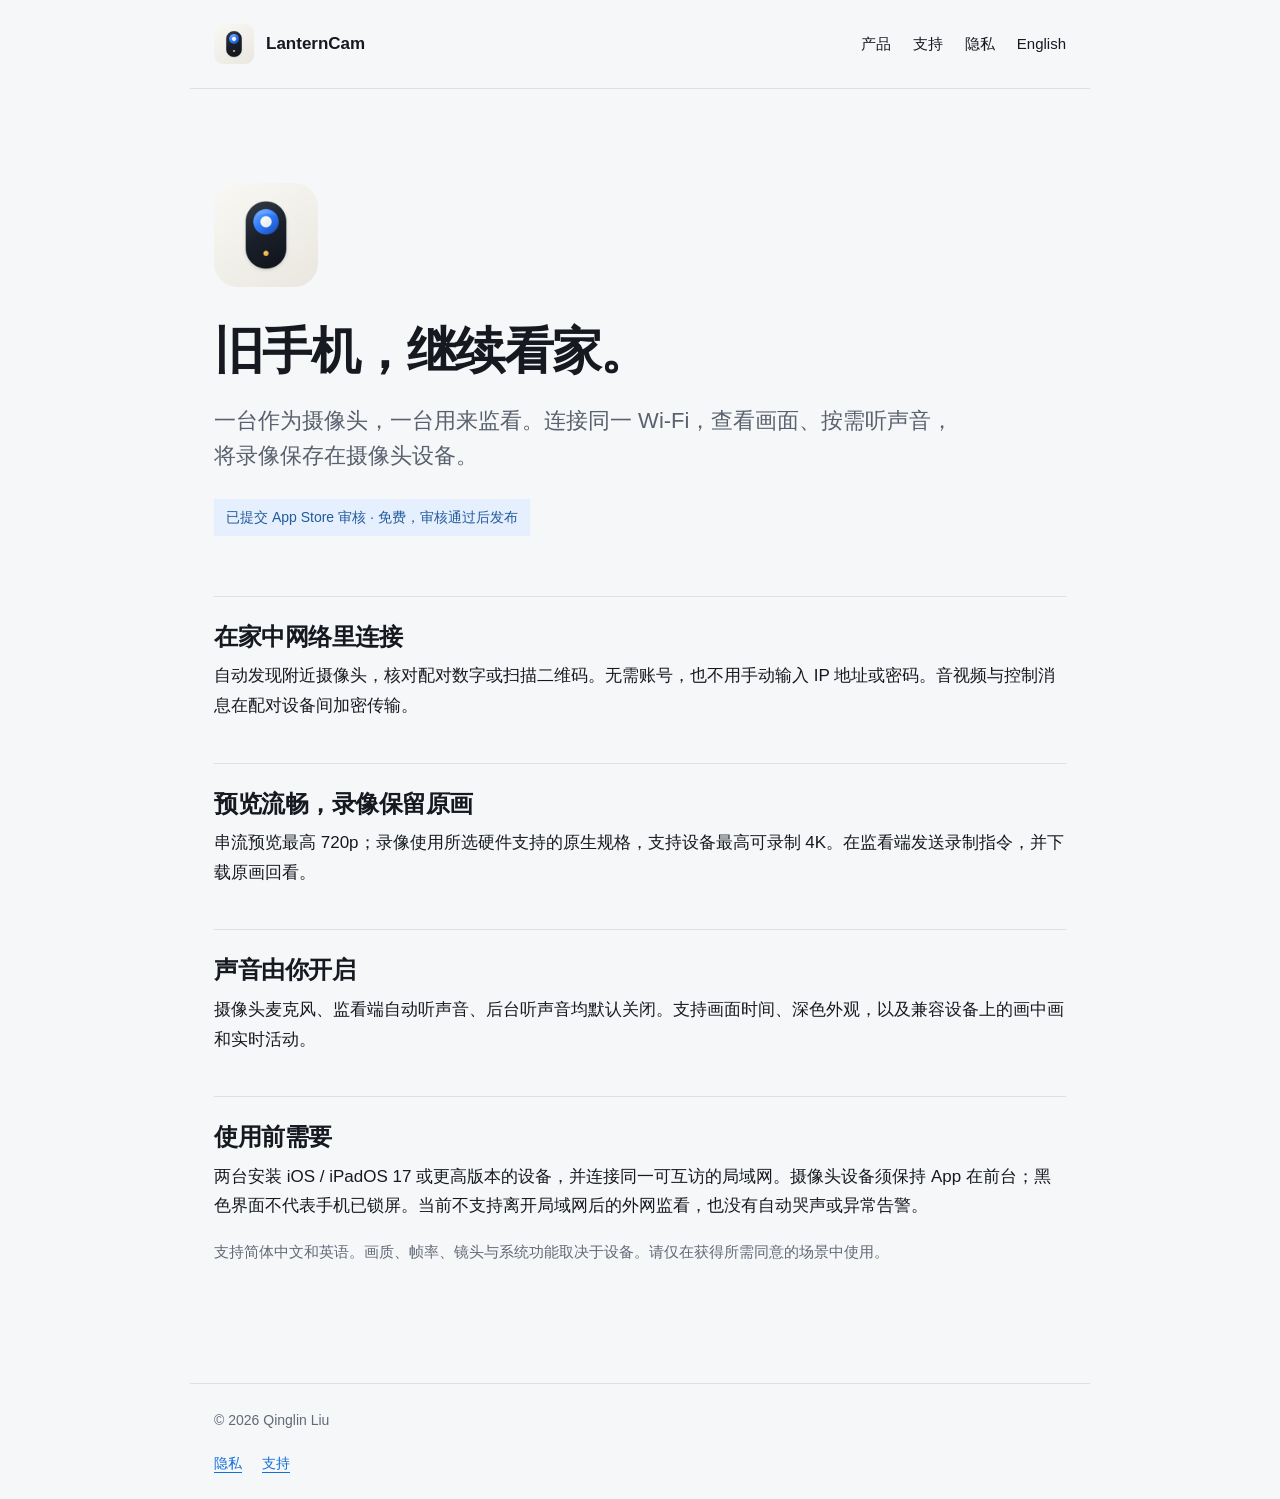
<file: index.html>
<!doctype html><html lang="zh-Hans"><head><meta charset="utf-8"><meta name="viewport" content="width=device-width,initial-scale=1"><meta name="color-scheme" content="light dark"><meta name="description" content="LanternCam — local Wi-Fi camera and viewer for iPhone and iPad."><title>LanternCam · 局域网摄像头 · LanternCam</title><link rel="icon" href="assets/icon.png"><link rel="stylesheet" href="assets/style.css"></head><body><header><a class="brand" href="index.html"><img src="assets/icon.png" alt="">LanternCam</a><nav aria-label="Navigation"><a href="index.html">产品</a><a href="support.html">支持</a><a href="privacy.html">隐私</a><a href="en/index.html" lang="en">English</a></nav></header><main class=""><section class="hero"><img src="assets/icon.png" alt="LanternCam 图标"><h1>旧手机，继续看家。</h1><p class="lead">一台作为摄像头，一台用来监看。连接同一 Wi-Fi，查看画面、按需听声音，将录像保存在摄像头设备。</p><p class="status">已提交 App Store 审核 · 免费，审核通过后发布</p></section><section class="feature"><h2>在家中网络里连接</h2><p>自动发现附近摄像头，核对配对数字或扫描二维码。无需账号，也不用手动输入 IP 地址或密码。音视频与控制消息在配对设备间加密传输。</p></section><section class="feature"><h2>预览流畅，录像保留原画</h2><p>串流预览最高 720p；录像使用所选硬件支持的原生规格，支持设备最高可录制 4K。在监看端发送录制指令，并下载原画回看。</p></section><section class="feature"><h2>声音由你开启</h2><p>摄像头麦克风、监看端自动听声音、后台听声音均默认关闭。支持画面时间、深色外观，以及兼容设备上的画中画和实时活动。</p></section><section class="feature"><h2>使用前需要</h2><p>两台安装 iOS / iPadOS 17 或更高版本的设备，并连接同一可互访的局域网。摄像头设备须保持 App 在前台；黑色界面不代表手机已锁屏。当前不支持离开局域网后的外网监看，也没有自动哭声或异常告警。</p><p class="muted">支持简体中文和英语。画质、帧率、镜头与系统功能取决于设备。请仅在获得所需同意的场景中使用。</p></section></main><footer><p>© 2026 Qinglin Liu</p><a href="privacy.html">隐私</a><a href="support.html">支持</a></footer></body></html>
</file>
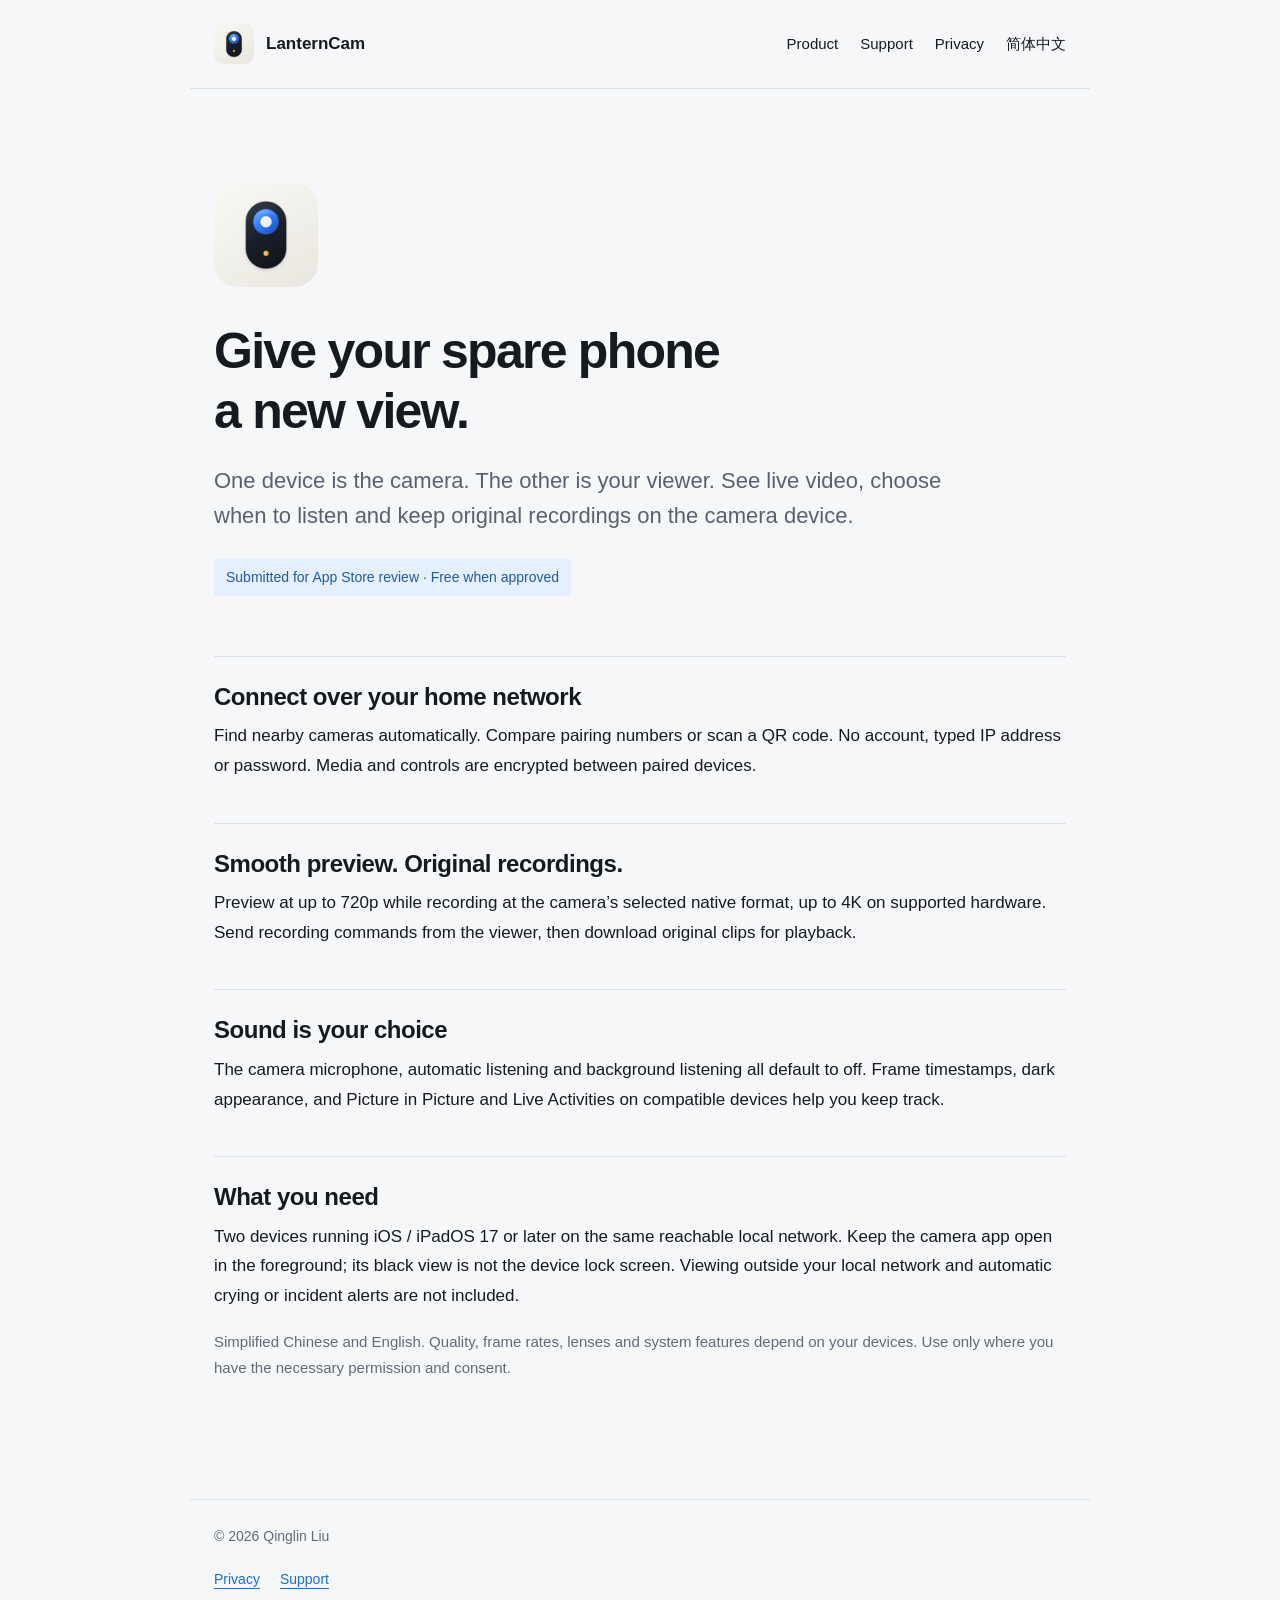
<file: en/index.html>
<!doctype html><html lang="en"><head><meta charset="utf-8"><meta name="viewport" content="width=device-width,initial-scale=1"><meta name="color-scheme" content="light dark"><meta name="description" content="LanternCam — local Wi-Fi camera and viewer for iPhone and iPad."><title>LanternCam · Local Wi-Fi camera · LanternCam</title><link rel="icon" href="../assets/icon.png"><link rel="stylesheet" href="../assets/style.css"></head><body><header><a class="brand" href="index.html"><img src="../assets/icon.png" alt="">LanternCam</a><nav aria-label="Navigation"><a href="index.html">Product</a><a href="support.html">Support</a><a href="privacy.html">Privacy</a><a href="../index.html" lang="zh-Hans">简体中文</a></nav></header><main class=""><section class="hero"><img src="../assets/icon.png" alt="LanternCam app icon"><h1>Give your spare phone<br>a new view.</h1><p class="lead">One device is the camera. The other is your viewer. See live video, choose when to listen and keep original recordings on the camera device.</p><p class="status">Submitted for App Store review · Free when approved</p></section><section class="feature"><h2>Connect over your home network</h2><p>Find nearby cameras automatically. Compare pairing numbers or scan a QR code. No account, typed IP address or password. Media and controls are encrypted between paired devices.</p></section><section class="feature"><h2>Smooth preview. Original recordings.</h2><p>Preview at up to 720p while recording at the camera’s selected native format, up to 4K on supported hardware. Send recording commands from the viewer, then download original clips for playback.</p></section><section class="feature"><h2>Sound is your choice</h2><p>The camera microphone, automatic listening and background listening all default to off. Frame timestamps, dark appearance, and Picture in Picture and Live Activities on compatible devices help you keep track.</p></section><section class="feature"><h2>What you need</h2><p>Two devices running iOS / iPadOS 17 or later on the same reachable local network. Keep the camera app open in the foreground; its black view is not the device lock screen. Viewing outside your local network and automatic crying or incident alerts are not included.</p><p class="muted">Simplified Chinese and English. Quality, frame rates, lenses and system features depend on your devices. Use only where you have the necessary permission and consent.</p></section></main><footer><p>© 2026 Qinglin Liu</p><a href="privacy.html">Privacy</a><a href="support.html">Support</a></footer></body></html>
</file>
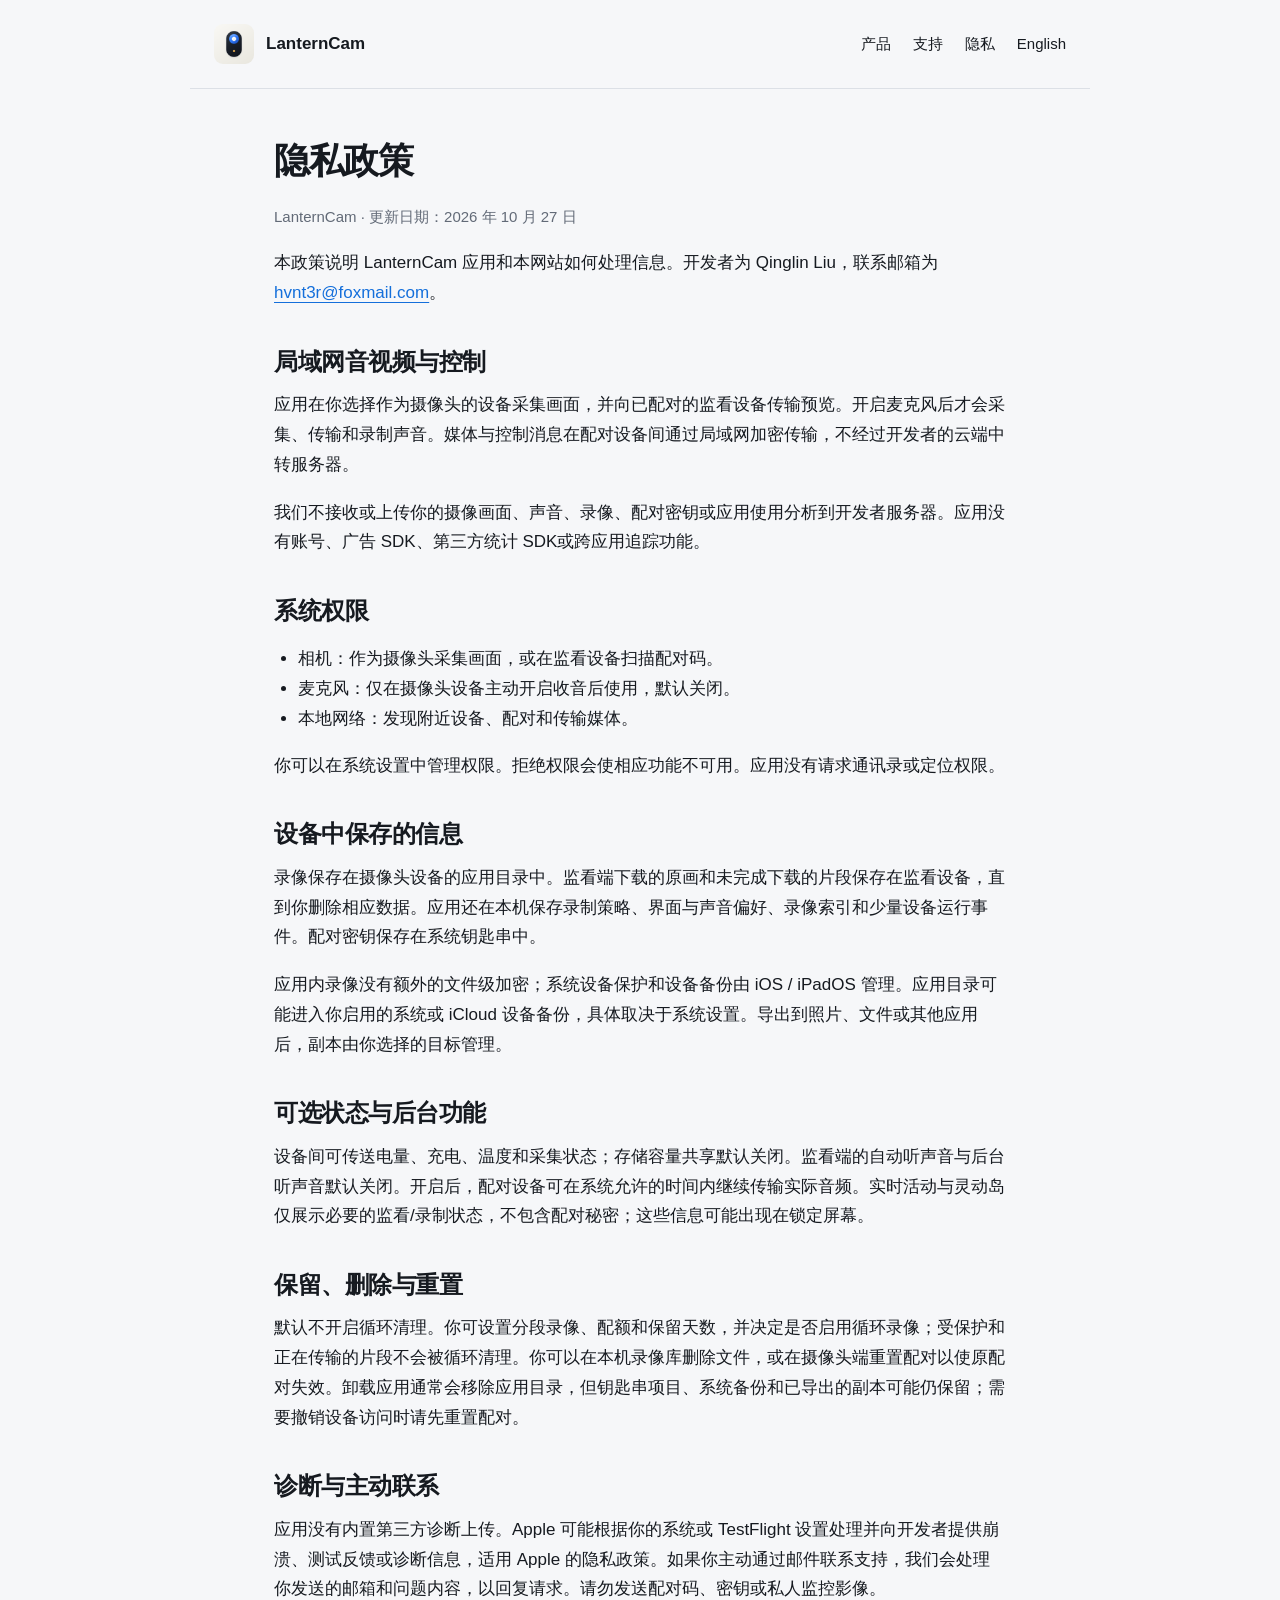
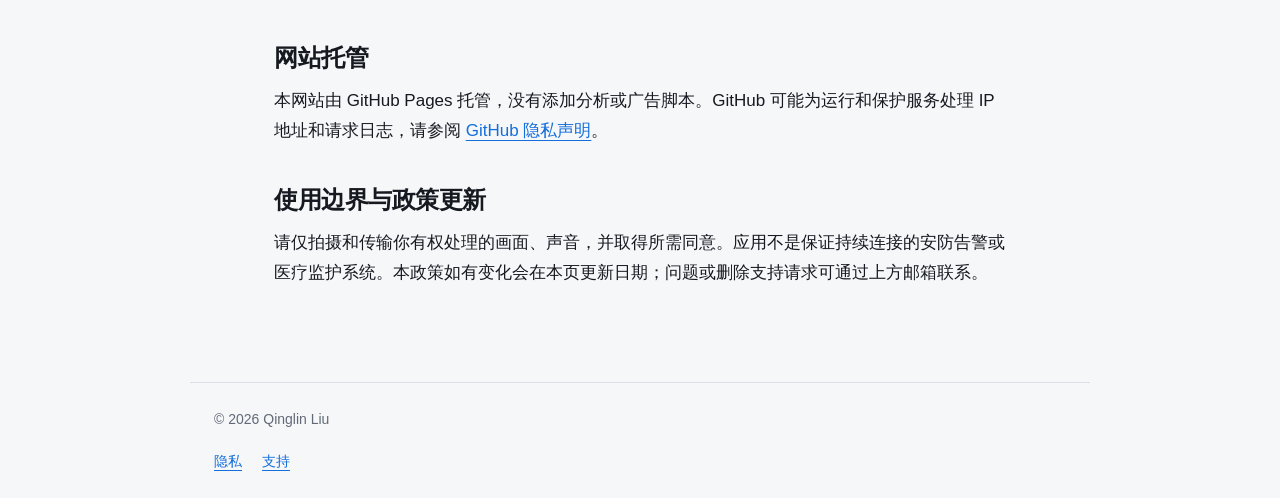
<file: privacy.html>
<!doctype html><html lang="zh-Hans"><head><meta charset="utf-8"><meta name="viewport" content="width=device-width,initial-scale=1"><meta name="color-scheme" content="light dark"><meta name="description" content="LanternCam — local Wi-Fi camera and viewer for iPhone and iPad."><title>隐私政策 · LanternCam</title><link rel="icon" href="assets/icon.png"><link rel="stylesheet" href="assets/style.css"></head><body><header><a class="brand" href="index.html"><img src="assets/icon.png" alt="">LanternCam</a><nav aria-label="Navigation"><a href="index.html">产品</a><a href="support.html">支持</a><a href="privacy.html">隐私</a><a href="en/privacy.html" lang="en">English</a></nav></header><main class="doc"><h1>隐私政策</h1><p class="muted">LanternCam · 更新日期：2026 年 10 月 27 日</p><p>本政策说明 LanternCam 应用和本网站如何处理信息。开发者为 Qinglin Liu，联系邮箱为 <a href="mailto:hvnt3r@foxmail.com">hvnt3r@foxmail.com</a>。</p><h2>局域网音视频与控制</h2><p>应用在你选择作为摄像头的设备采集画面，并向已配对的监看设备传输预览。开启麦克风后才会采集、传输和录制声音。媒体与控制消息在配对设备间通过局域网加密传输，不经过开发者的云端中转服务器。</p><p>我们不接收或上传你的摄像画面、声音、录像、配对密钥或应用使用分析到开发者服务器。应用没有账号、广告 SDK、第三方统计 SDK或跨应用追踪功能。</p><h2>系统权限</h2><ul><li>相机：作为摄像头采集画面，或在监看设备扫描配对码。</li><li>麦克风：仅在摄像头设备主动开启收音后使用，默认关闭。</li><li>本地网络：发现附近设备、配对和传输媒体。</li></ul><p>你可以在系统设置中管理权限。拒绝权限会使相应功能不可用。应用没有请求通讯录或定位权限。</p><h2>设备中保存的信息</h2><p>录像保存在摄像头设备的应用目录中。监看端下载的原画和未完成下载的片段保存在监看设备，直到你删除相应数据。应用还在本机保存录制策略、界面与声音偏好、录像索引和少量设备运行事件。配对密钥保存在系统钥匙串中。</p><p>应用内录像没有额外的文件级加密；系统设备保护和设备备份由 iOS / iPadOS 管理。应用目录可能进入你启用的系统或 iCloud 设备备份，具体取决于系统设置。导出到照片、文件或其他应用后，副本由你选择的目标管理。</p><h2>可选状态与后台功能</h2><p>设备间可传送电量、充电、温度和采集状态；存储容量共享默认关闭。监看端的自动听声音与后台听声音默认关闭。开启后，配对设备可在系统允许的时间内继续传输实际音频。实时活动与灵动岛仅展示必要的监看/录制状态，不包含配对秘密；这些信息可能出现在锁定屏幕。</p><h2>保留、删除与重置</h2><p>默认不开启循环清理。你可设置分段录像、配额和保留天数，并决定是否启用循环录像；受保护和正在传输的片段不会被循环清理。你可以在本机录像库删除文件，或在摄像头端重置配对以使原配对失效。卸载应用通常会移除应用目录，但钥匙串项目、系统备份和已导出的副本可能仍保留；需要撤销设备访问时请先重置配对。</p><h2>诊断与主动联系</h2><p>应用没有内置第三方诊断上传。Apple 可能根据你的系统或 TestFlight 设置处理并向开发者提供崩溃、测试反馈或诊断信息，适用 Apple 的隐私政策。如果你主动通过邮件联系支持，我们会处理你发送的邮箱和问题内容，以回复请求。请勿发送配对码、密钥或私人监控影像。</p><h2>网站托管</h2><p>本网站由 GitHub Pages 托管，没有添加分析或广告脚本。GitHub 可能为运行和保护服务处理 IP 地址和请求日志，请参阅 <a href="https://docs.github.com/en/site-policy/privacy-policies/github-general-privacy-statement">GitHub 隐私声明</a>。</p><h2>使用边界与政策更新</h2><p>请仅拍摄和传输你有权处理的画面、声音，并取得所需同意。应用不是保证持续连接的安防告警或医疗监护系统。本政策如有变化会在本页更新日期；问题或删除支持请求可通过上方邮箱联系。</p></main><footer><p>© 2026 Qinglin Liu</p><a href="privacy.html">隐私</a><a href="support.html">支持</a></footer></body></html>
</file>
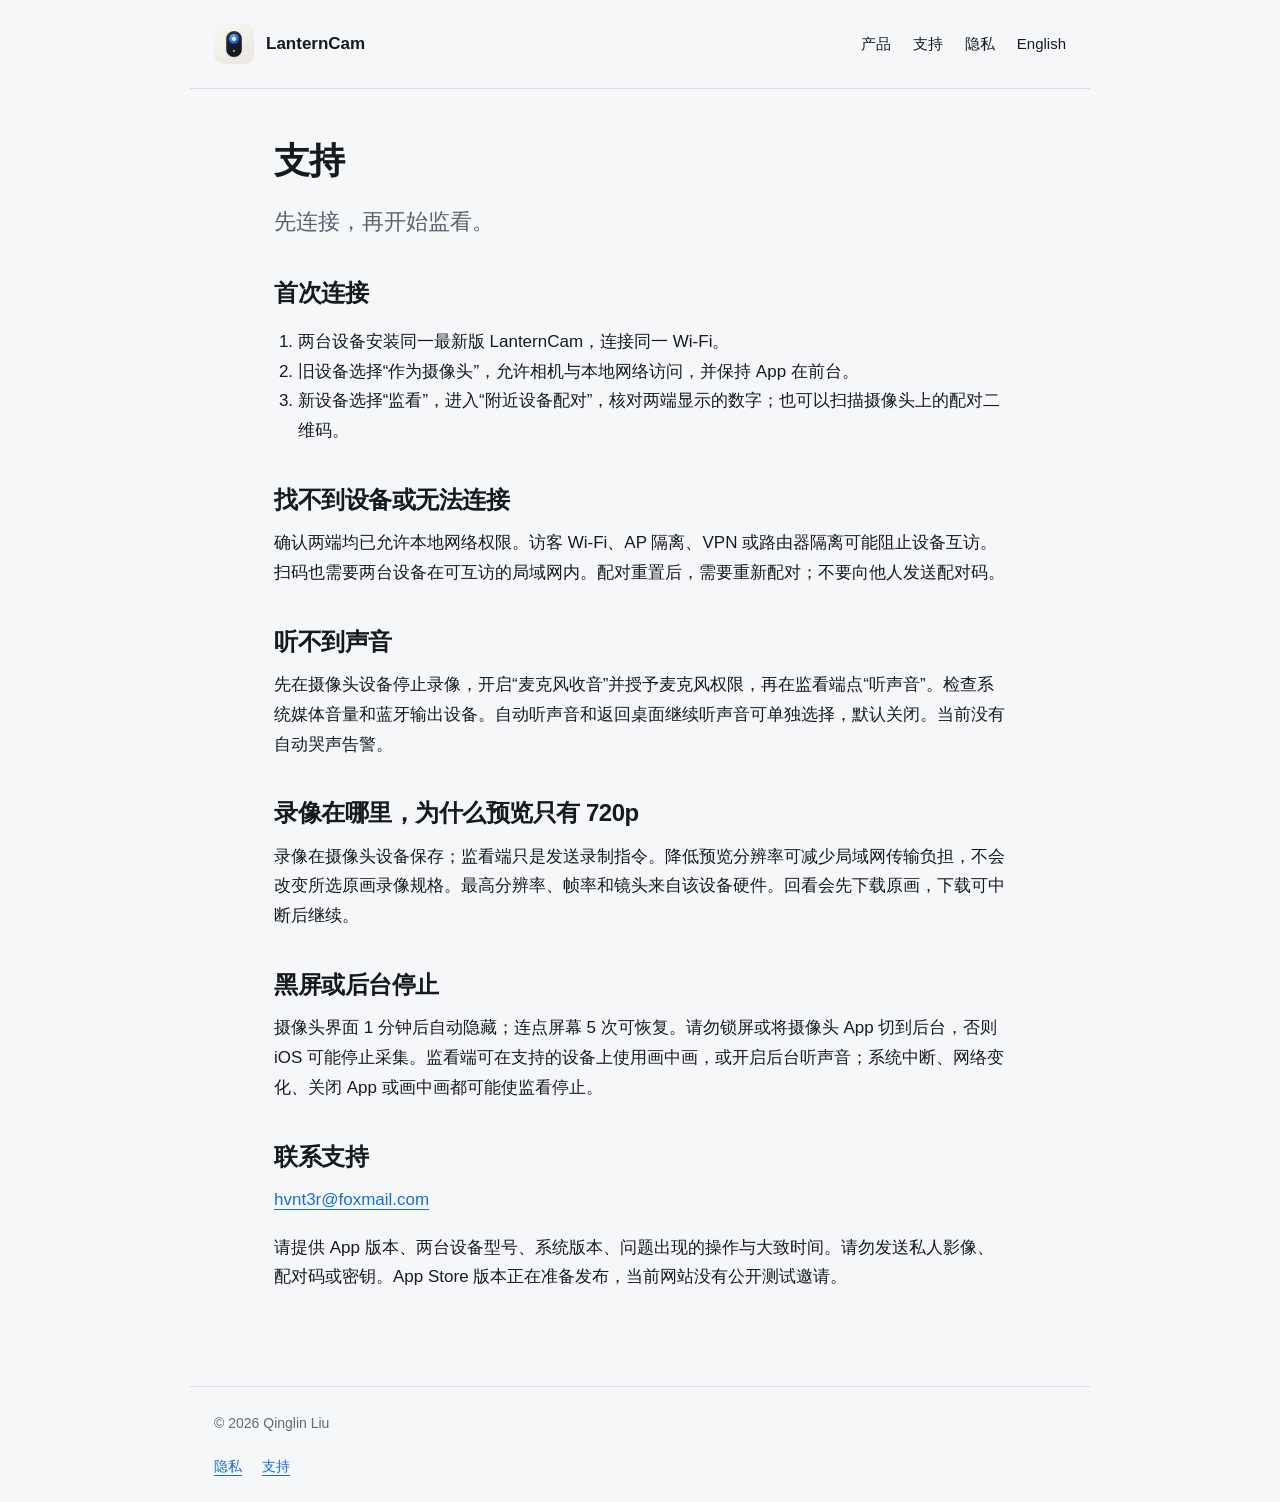
<file: support.html>
<!doctype html><html lang="zh-Hans"><head><meta charset="utf-8"><meta name="viewport" content="width=device-width,initial-scale=1"><meta name="color-scheme" content="light dark"><meta name="description" content="LanternCam — local Wi-Fi camera and viewer for iPhone and iPad."><title>支持 · LanternCam</title><link rel="icon" href="assets/icon.png"><link rel="stylesheet" href="assets/style.css"></head><body><header><a class="brand" href="index.html"><img src="assets/icon.png" alt="">LanternCam</a><nav aria-label="Navigation"><a href="index.html">产品</a><a href="support.html">支持</a><a href="privacy.html">隐私</a><a href="en/support.html" lang="en">English</a></nav></header><main class="doc"><h1>支持</h1><p class="lead">先连接，再开始监看。</p><h2>首次连接</h2><ol><li>两台设备安装同一最新版 LanternCam，连接同一 Wi-Fi。</li><li>旧设备选择“作为摄像头”，允许相机与本地网络访问，并保持 App 在前台。</li><li>新设备选择“监看”，进入“附近设备配对”，核对两端显示的数字；也可以扫描摄像头上的配对二维码。</li></ol><h2>找不到设备或无法连接</h2><p>确认两端均已允许本地网络权限。访客 Wi-Fi、AP 隔离、VPN 或路由器隔离可能阻止设备互访。扫码也需要两台设备在可互访的局域网内。配对重置后，需要重新配对；不要向他人发送配对码。</p><h2>听不到声音</h2><p>先在摄像头设备停止录像，开启“麦克风收音”并授予麦克风权限，再在监看端点“听声音”。检查系统媒体音量和蓝牙输出设备。自动听声音和返回桌面继续听声音可单独选择，默认关闭。当前没有自动哭声告警。</p><h2>录像在哪里，为什么预览只有 720p</h2><p>录像在摄像头设备保存；监看端只是发送录制指令。降低预览分辨率可减少局域网传输负担，不会改变所选原画录像规格。最高分辨率、帧率和镜头来自该设备硬件。回看会先下载原画，下载可中断后继续。</p><h2>黑屏或后台停止</h2><p>摄像头界面 1 分钟后自动隐藏；连点屏幕 5 次可恢复。请勿锁屏或将摄像头 App 切到后台，否则 iOS 可能停止采集。监看端可在支持的设备上使用画中画，或开启后台听声音；系统中断、网络变化、关闭 App 或画中画都可能使监看停止。</p><h2>联系支持</h2><p><a href="mailto:hvnt3r@foxmail.com?subject=LanternCam%20Support">hvnt3r@foxmail.com</a></p><p>请提供 App 版本、两台设备型号、系统版本、问题出现的操作与大致时间。请勿发送私人影像、配对码或密钥。App Store 版本正在准备发布，当前网站没有公开测试邀请。</p></main><footer><p>© 2026 Qinglin Liu</p><a href="privacy.html">隐私</a><a href="support.html">支持</a></footer></body></html>
</file>
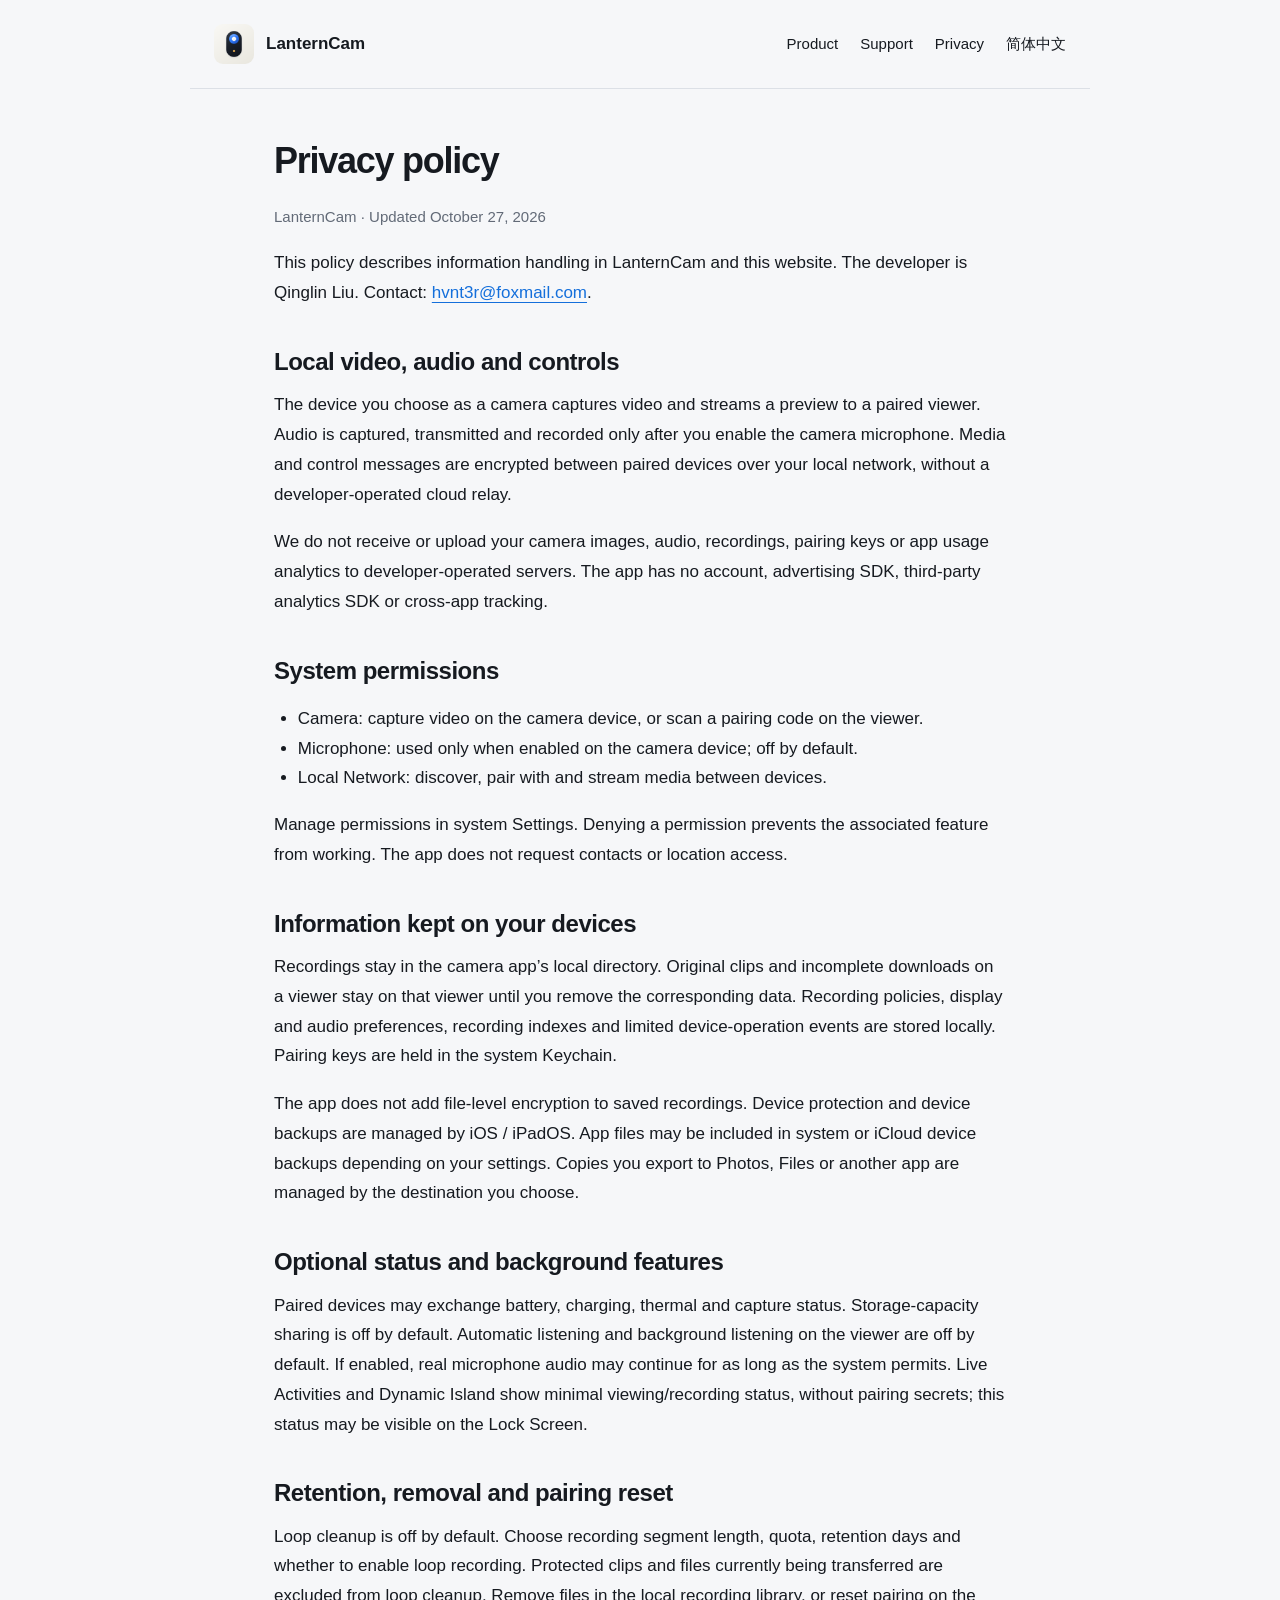
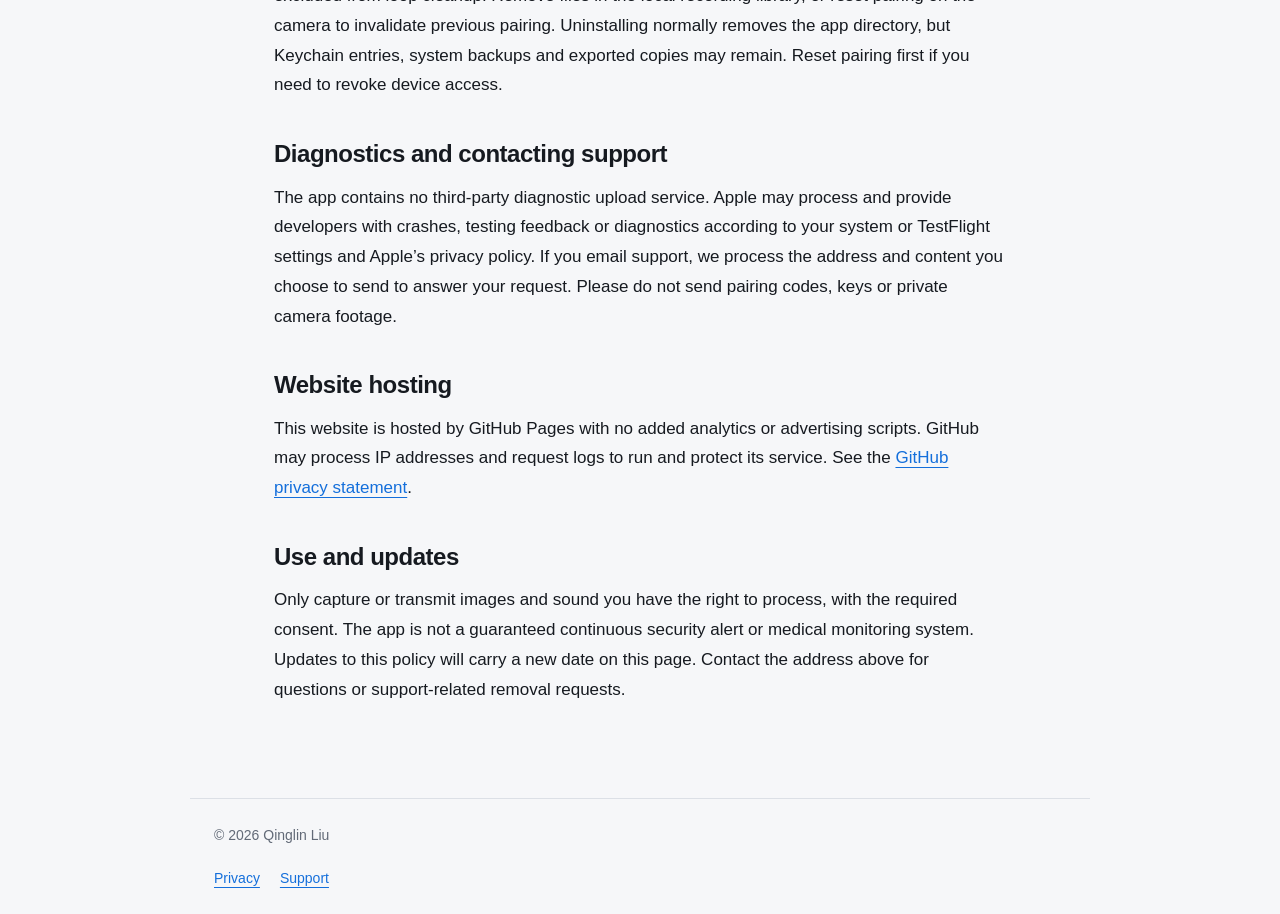
<file: en/privacy.html>
<!doctype html><html lang="en"><head><meta charset="utf-8"><meta name="viewport" content="width=device-width,initial-scale=1"><meta name="color-scheme" content="light dark"><meta name="description" content="LanternCam — local Wi-Fi camera and viewer for iPhone and iPad."><title>Privacy policy · LanternCam</title><link rel="icon" href="../assets/icon.png"><link rel="stylesheet" href="../assets/style.css"></head><body><header><a class="brand" href="index.html"><img src="../assets/icon.png" alt="">LanternCam</a><nav aria-label="Navigation"><a href="index.html">Product</a><a href="support.html">Support</a><a href="privacy.html">Privacy</a><a href="../privacy.html" lang="zh-Hans">简体中文</a></nav></header><main class="doc"><h1>Privacy policy</h1><p class="muted">LanternCam · Updated October 27, 2026</p><p>This policy describes information handling in LanternCam and this website. The developer is Qinglin Liu. Contact: <a href="mailto:hvnt3r@foxmail.com">hvnt3r@foxmail.com</a>.</p><h2>Local video, audio and controls</h2><p>The device you choose as a camera captures video and streams a preview to a paired viewer. Audio is captured, transmitted and recorded only after you enable the camera microphone. Media and control messages are encrypted between paired devices over your local network, without a developer-operated cloud relay.</p><p>We do not receive or upload your camera images, audio, recordings, pairing keys or app usage analytics to developer-operated servers. The app has no account, advertising SDK, third-party analytics SDK or cross-app tracking.</p><h2>System permissions</h2><ul><li>Camera: capture video on the camera device, or scan a pairing code on the viewer.</li><li>Microphone: used only when enabled on the camera device; off by default.</li><li>Local Network: discover, pair with and stream media between devices.</li></ul><p>Manage permissions in system Settings. Denying a permission prevents the associated feature from working. The app does not request contacts or location access.</p><h2>Information kept on your devices</h2><p>Recordings stay in the camera app’s local directory. Original clips and incomplete downloads on a viewer stay on that viewer until you remove the corresponding data. Recording policies, display and audio preferences, recording indexes and limited device-operation events are stored locally. Pairing keys are held in the system Keychain.</p><p>The app does not add file-level encryption to saved recordings. Device protection and device backups are managed by iOS / iPadOS. App files may be included in system or iCloud device backups depending on your settings. Copies you export to Photos, Files or another app are managed by the destination you choose.</p><h2>Optional status and background features</h2><p>Paired devices may exchange battery, charging, thermal and capture status. Storage-capacity sharing is off by default. Automatic listening and background listening on the viewer are off by default. If enabled, real microphone audio may continue for as long as the system permits. Live Activities and Dynamic Island show minimal viewing/recording status, without pairing secrets; this status may be visible on the Lock Screen.</p><h2>Retention, removal and pairing reset</h2><p>Loop cleanup is off by default. Choose recording segment length, quota, retention days and whether to enable loop recording. Protected clips and files currently being transferred are excluded from loop cleanup. Remove files in the local recording library, or reset pairing on the camera to invalidate previous pairing. Uninstalling normally removes the app directory, but Keychain entries, system backups and exported copies may remain. Reset pairing first if you need to revoke device access.</p><h2>Diagnostics and contacting support</h2><p>The app contains no third-party diagnostic upload service. Apple may process and provide developers with crashes, testing feedback or diagnostics according to your system or TestFlight settings and Apple’s privacy policy. If you email support, we process the address and content you choose to send to answer your request. Please do not send pairing codes, keys or private camera footage.</p><h2>Website hosting</h2><p>This website is hosted by GitHub Pages with no added analytics or advertising scripts. GitHub may process IP addresses and request logs to run and protect its service. See the <a href="https://docs.github.com/en/site-policy/privacy-policies/github-general-privacy-statement">GitHub privacy statement</a>.</p><h2>Use and updates</h2><p>Only capture or transmit images and sound you have the right to process, with the required consent. The app is not a guaranteed continuous security alert or medical monitoring system. Updates to this policy will carry a new date on this page. Contact the address above for questions or support-related removal requests.</p></main><footer><p>© 2026 Qinglin Liu</p><a href="privacy.html">Privacy</a><a href="support.html">Support</a></footer></body></html>
</file>
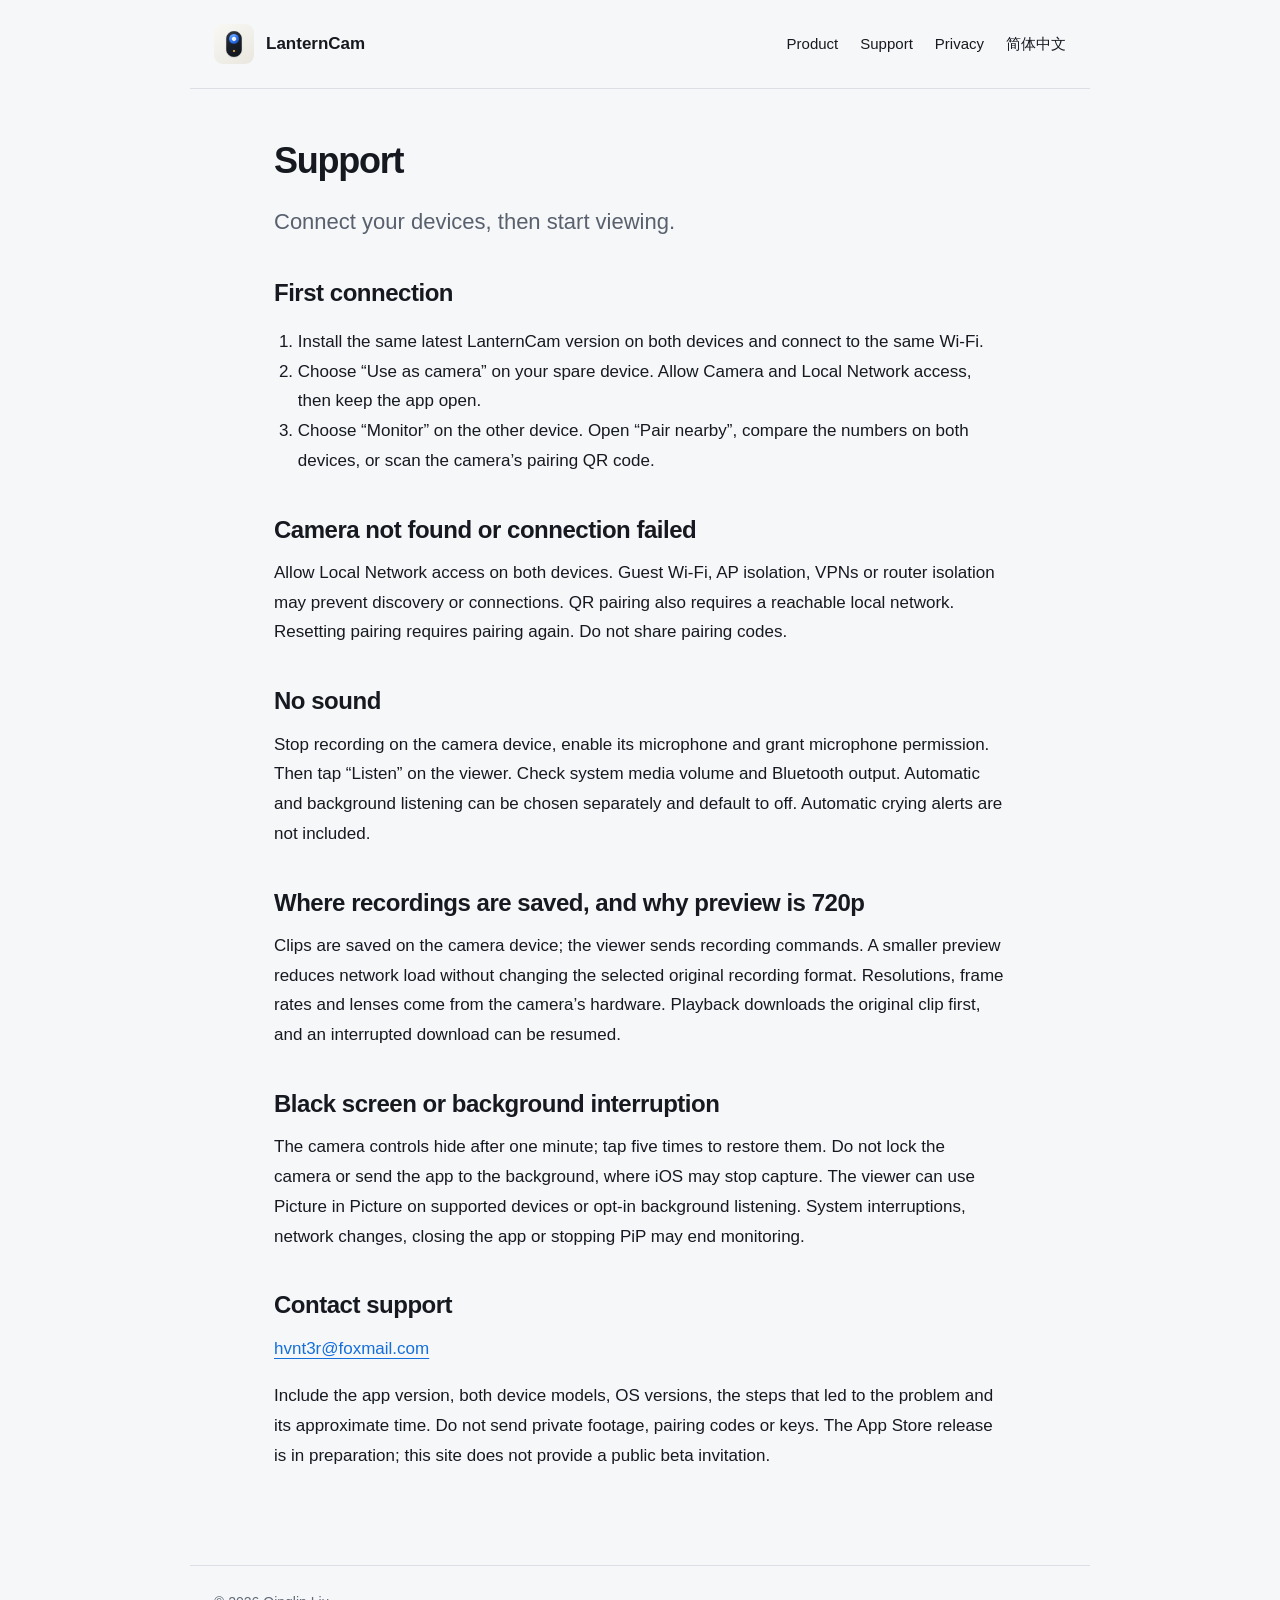
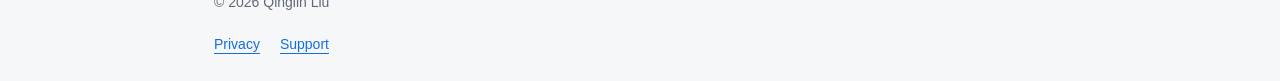
<file: en/support.html>
<!doctype html><html lang="en"><head><meta charset="utf-8"><meta name="viewport" content="width=device-width,initial-scale=1"><meta name="color-scheme" content="light dark"><meta name="description" content="LanternCam — local Wi-Fi camera and viewer for iPhone and iPad."><title>Support · LanternCam</title><link rel="icon" href="../assets/icon.png"><link rel="stylesheet" href="../assets/style.css"></head><body><header><a class="brand" href="index.html"><img src="../assets/icon.png" alt="">LanternCam</a><nav aria-label="Navigation"><a href="index.html">Product</a><a href="support.html">Support</a><a href="privacy.html">Privacy</a><a href="../support.html" lang="zh-Hans">简体中文</a></nav></header><main class="doc"><h1>Support</h1><p class="lead">Connect your devices, then start viewing.</p><h2>First connection</h2><ol><li>Install the same latest LanternCam version on both devices and connect to the same Wi-Fi.</li><li>Choose “Use as camera” on your spare device. Allow Camera and Local Network access, then keep the app open.</li><li>Choose “Monitor” on the other device. Open “Pair nearby”, compare the numbers on both devices, or scan the camera’s pairing QR code.</li></ol><h2>Camera not found or connection failed</h2><p>Allow Local Network access on both devices. Guest Wi-Fi, AP isolation, VPNs or router isolation may prevent discovery or connections. QR pairing also requires a reachable local network. Resetting pairing requires pairing again. Do not share pairing codes.</p><h2>No sound</h2><p>Stop recording on the camera device, enable its microphone and grant microphone permission. Then tap “Listen” on the viewer. Check system media volume and Bluetooth output. Automatic and background listening can be chosen separately and default to off. Automatic crying alerts are not included.</p><h2>Where recordings are saved, and why preview is 720p</h2><p>Clips are saved on the camera device; the viewer sends recording commands. A smaller preview reduces network load without changing the selected original recording format. Resolutions, frame rates and lenses come from the camera’s hardware. Playback downloads the original clip first, and an interrupted download can be resumed.</p><h2>Black screen or background interruption</h2><p>The camera controls hide after one minute; tap five times to restore them. Do not lock the camera or send the app to the background, where iOS may stop capture. The viewer can use Picture in Picture on supported devices or opt-in background listening. System interruptions, network changes, closing the app or stopping PiP may end monitoring.</p><h2>Contact support</h2><p><a href="mailto:hvnt3r@foxmail.com?subject=LanternCam%20Support">hvnt3r@foxmail.com</a></p><p>Include the app version, both device models, OS versions, the steps that led to the problem and its approximate time. Do not send private footage, pairing codes or keys. The App Store release is in preparation; this site does not provide a public beta invitation.</p></main><footer><p>© 2026 Qinglin Liu</p><a href="privacy.html">Privacy</a><a href="support.html">Support</a></footer></body></html>
</file>
<file: assets/style.css>
*{box-sizing:border-box}html{color-scheme:light dark}body{margin:0;background:#f6f7f9;color:#161a20;font:17px/1.75 -apple-system,BlinkMacSystemFont,"Segoe UI",sans-serif}a{color:#146fdb;text-underline-offset:4px}header,main,footer{max-width:900px;margin:auto;padding:24px}header{display:flex;align-items:center;justify-content:space-between;gap:24px;border-bottom:1px solid #dce0e6}header a{text-decoration:none;color:inherit}.brand{font-weight:700;display:flex;align-items:center;gap:12px}.brand img{width:40px;height:40px;border-radius:9px}nav{display:flex;gap:22px;font-size:15px}.hero{padding:70px 0 42px}.hero img{width:104px;height:104px;border-radius:24px;margin-bottom:24px}h1{font-size:clamp(32px,6vw,50px);line-height:1.2;letter-spacing:-.035em;margin:0 0 22px}h2{font-size:24px;line-height:1.35;margin:38px 0 12px;letter-spacing:-.02em}p{margin:0 0 18px}.lead{font-size:22px;line-height:1.6;color:#59616e;max-width:740px}.muted{color:#626a77;font-size:15px}.feature{padding:24px 0;border-top:1px solid #dce0e6}.feature h2{margin:0 0 8px}.status{display:inline-block;color:#215b9c;background:#e5effd;padding:6px 12px;font-size:14px;margin-top:8px}.doc{padding-top:50px;max-width:780px}.doc h1{font-size:36px}.doc ul,.doc ol{padding-left:1.4em}footer{margin-top:52px;border-top:1px solid #dce0e6;color:#626a77;font-size:14px}footer a{margin-right:20px}:focus-visible{outline:3px solid #147efb;outline-offset:5px}@media(max-width:550px){header{align-items:flex-start}nav{gap:14px;flex-wrap:wrap;justify-content:flex-end}.hero{padding-top:44px}main,header,footer{padding-left:22px;padding-right:22px}.lead{font-size:20px}}@media(prefers-color-scheme:dark){body{background:#101319;color:#edf0f5}header,footer,.feature{border-color:#2c3340}.lead,.muted,footer{color:#a4adbb}a{color:#79b4ff}.status{color:#b3d2ff;background:#1b304c}}
</file>
